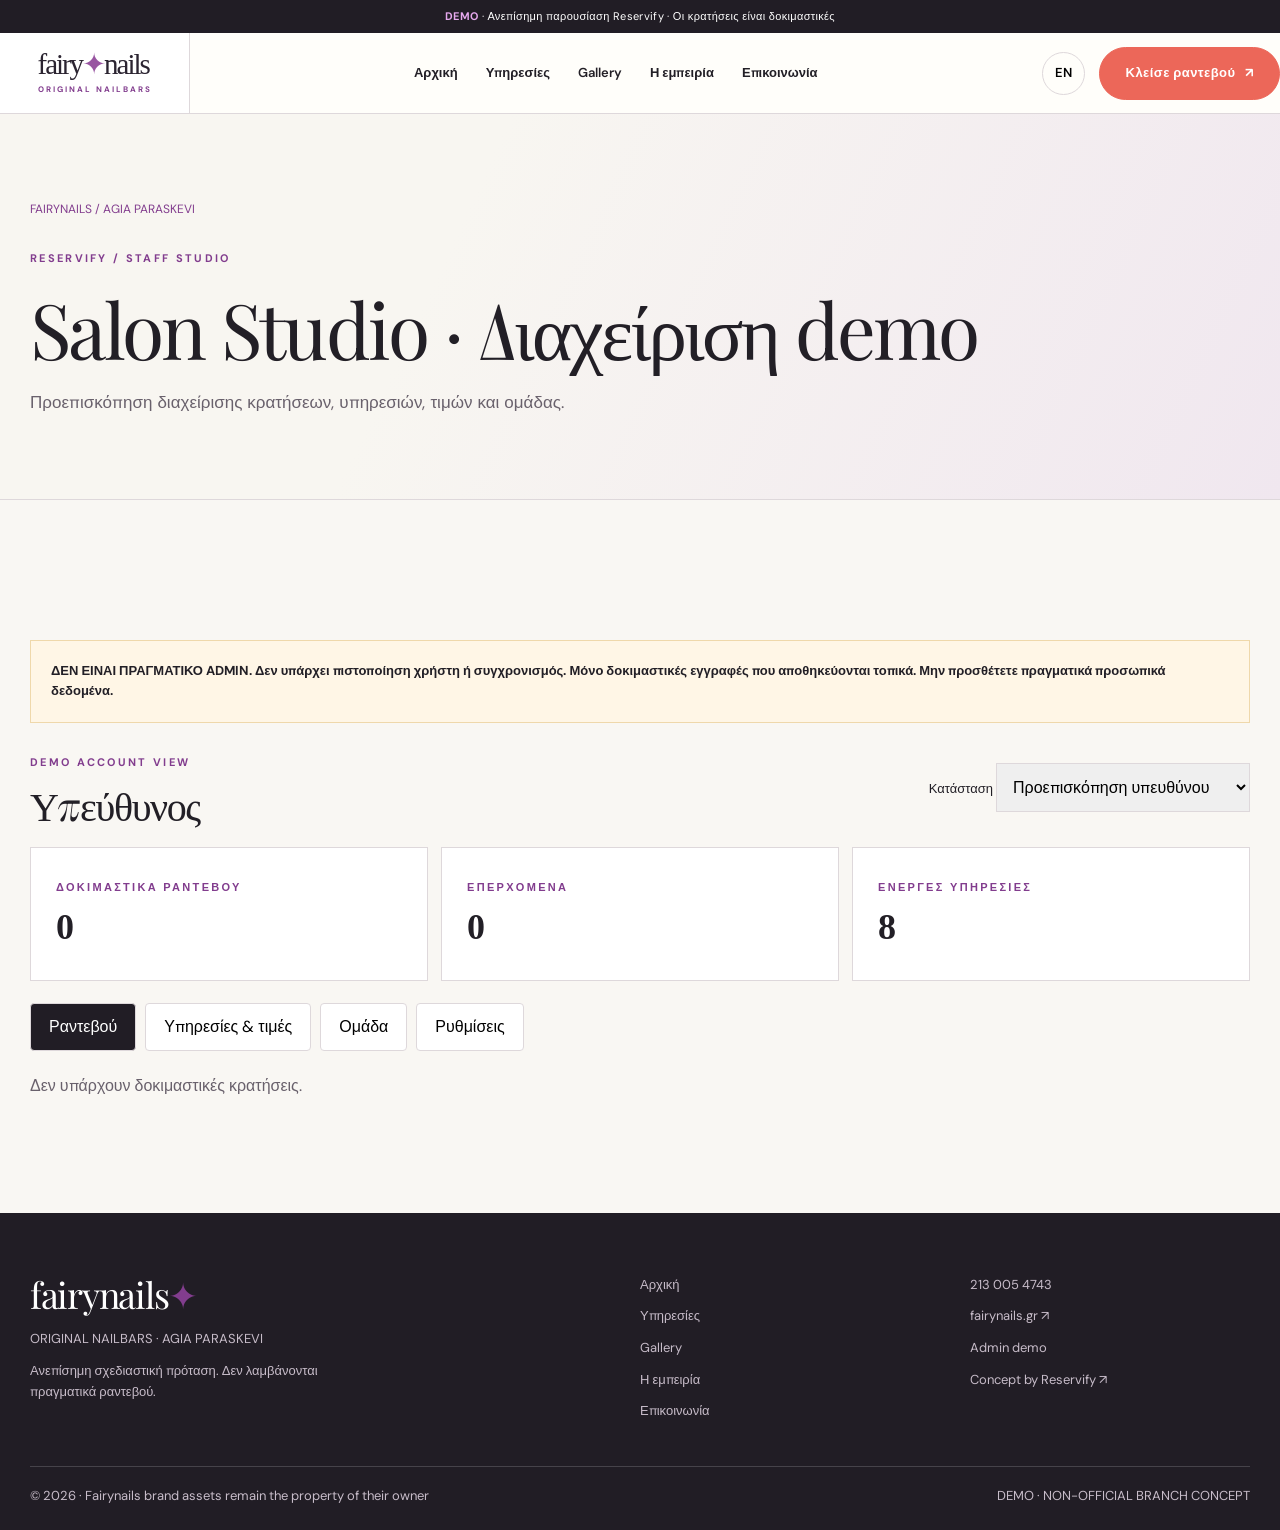
<file: admin.html>
<!doctype html>
<html lang="el"><head><meta charset="utf-8"><meta name="viewport" content="width=device-width,initial-scale=1">
<meta name="robots" content="noindex,nofollow"><meta name="theme-color" content="#211d25">
<meta name="description" content="Fairynails Agia Paraskevi — unofficial interactive website concept by Reservify, with simulated appointment booking.">
<title>Admin · Fairynails Αγία Παρασκευή · Reservify Demo</title>
<link rel="stylesheet" href="assets/site.css"><link rel="icon" href="https://fairynails.gr/wp-content/uploads/2022/01/cropped-fairynails-logo-300x119-1.png">
<link rel="preconnect" href="https://fairynails.gr" crossorigin><link rel="preconnect" href="https://fonts.googleapis.com">
<script src="assets/site.js" defer></script></head><body data-page="admin"><div id="app"></div><noscript><p>JavaScript is required for this interactive demo. Fairynails: Αγίου Ιωάννου 102, Αγία Παρασκευή. Call 213 005 4743.</p></noscript></body></html>
</file>
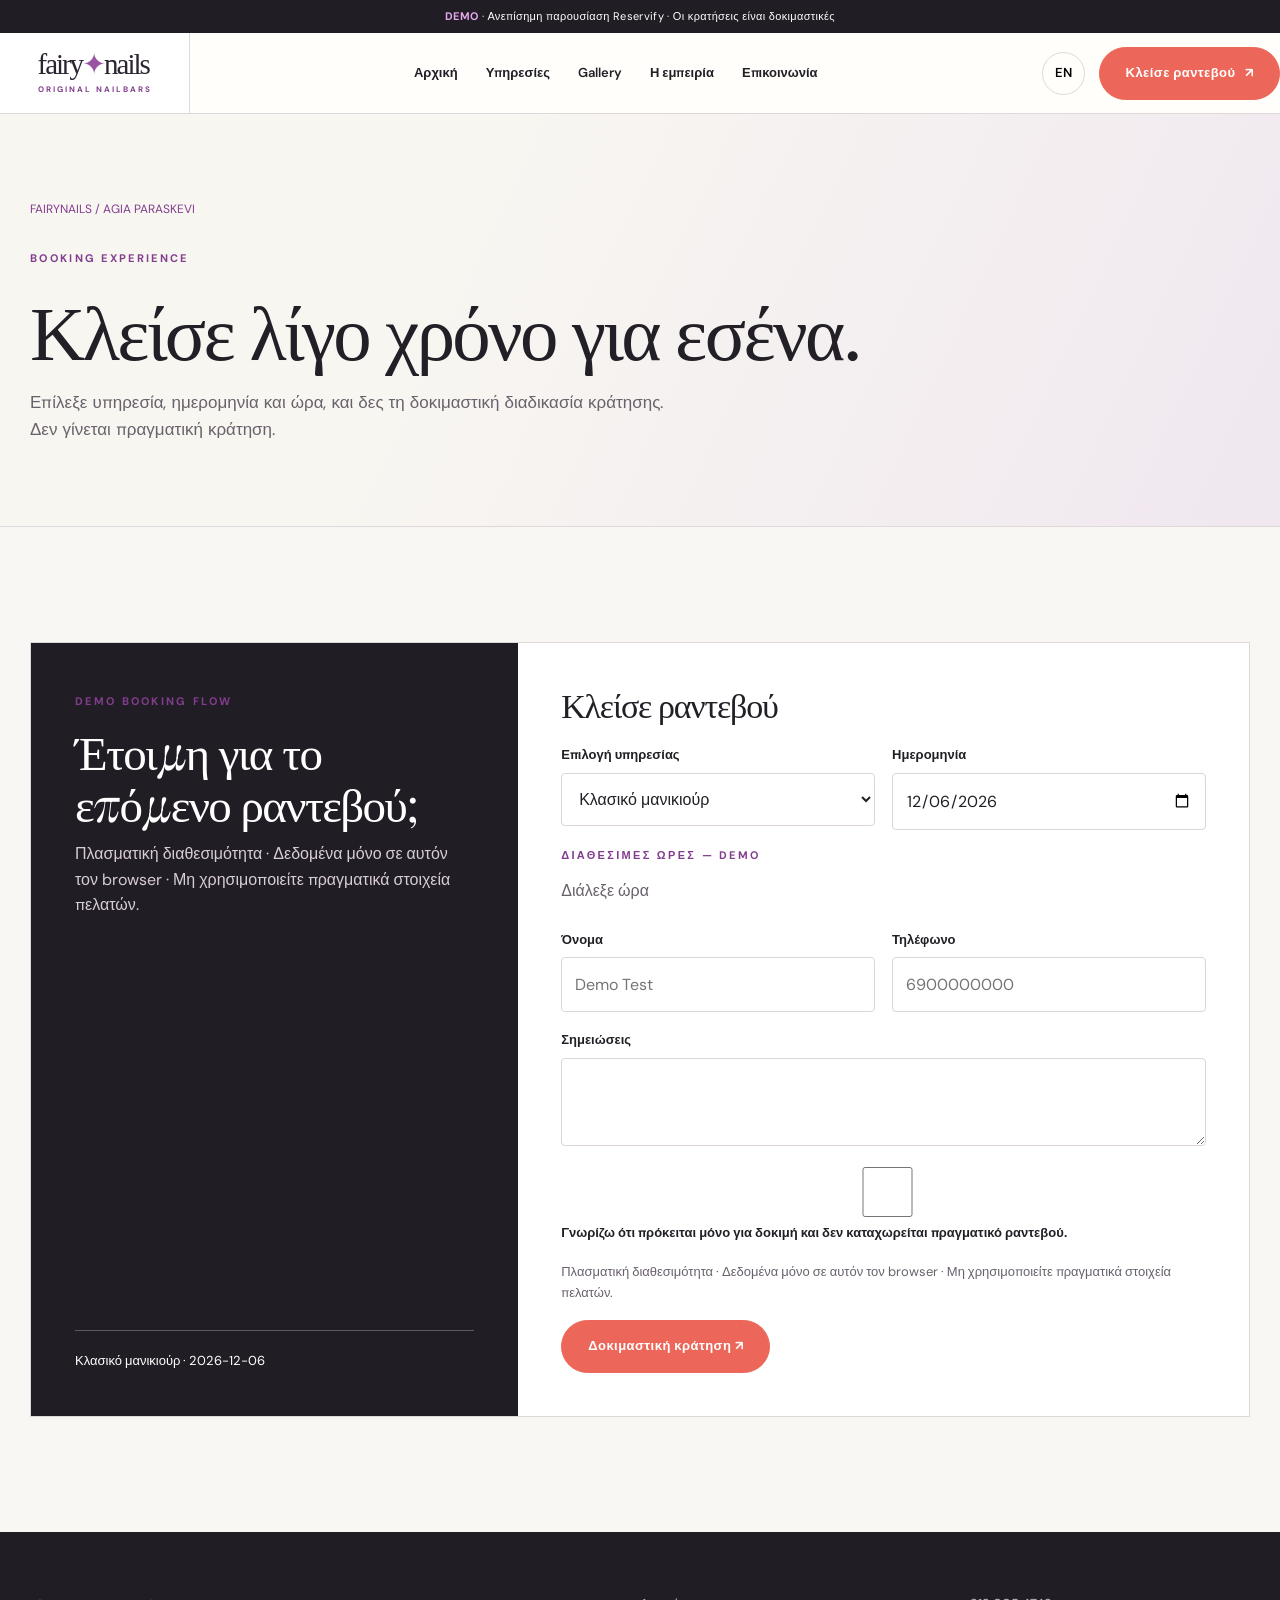
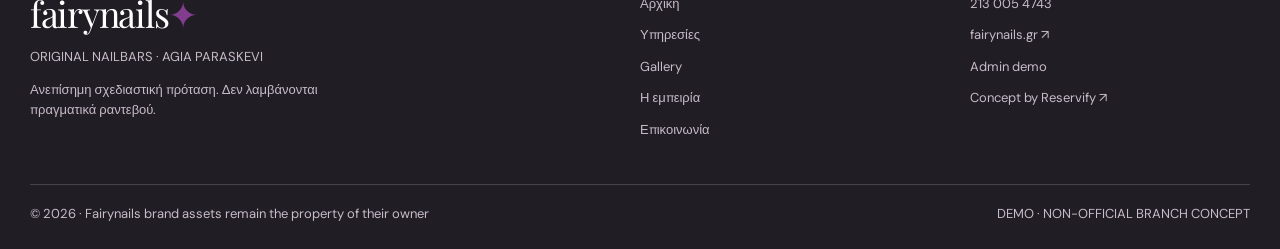
<file: booking.html>
<!doctype html>
<html lang="el"><head><meta charset="utf-8"><meta name="viewport" content="width=device-width,initial-scale=1">
<meta name="robots" content="noindex,nofollow"><meta name="theme-color" content="#211d25">
<meta name="description" content="Fairynails Agia Paraskevi — unofficial interactive website concept by Reservify, with simulated appointment booking.">
<title>Booking · Fairynails Αγία Παρασκευή · Reservify Demo</title>
<link rel="stylesheet" href="assets/site.css"><link rel="icon" href="https://fairynails.gr/wp-content/uploads/2022/01/cropped-fairynails-logo-300x119-1.png">
<link rel="preconnect" href="https://fairynails.gr" crossorigin><link rel="preconnect" href="https://fonts.googleapis.com">
<script src="assets/site.js" defer></script></head><body data-page="booking"><div id="app"></div><noscript><p>JavaScript is required for this interactive demo. Fairynails: Αγίου Ιωάννου 102, Αγία Παρασκευή. Call 213 005 4743.</p></noscript></body></html>
</file>
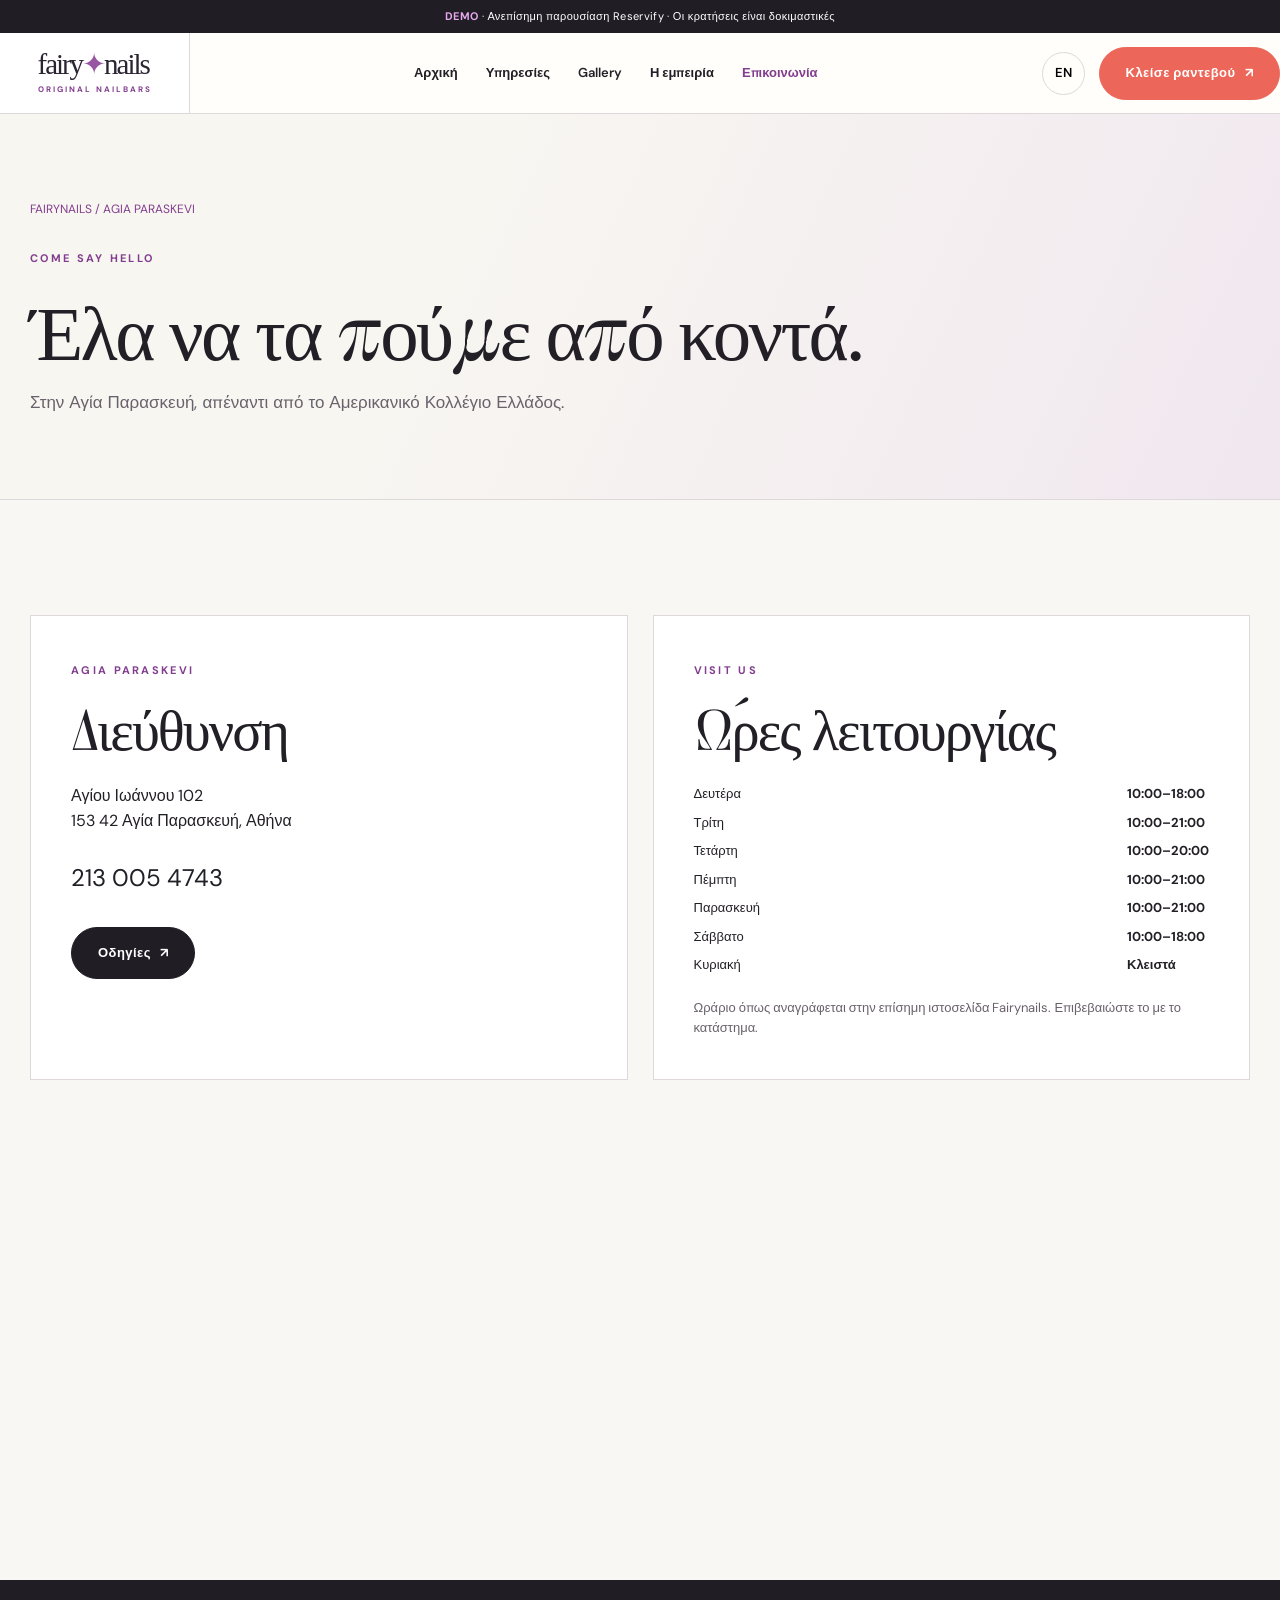
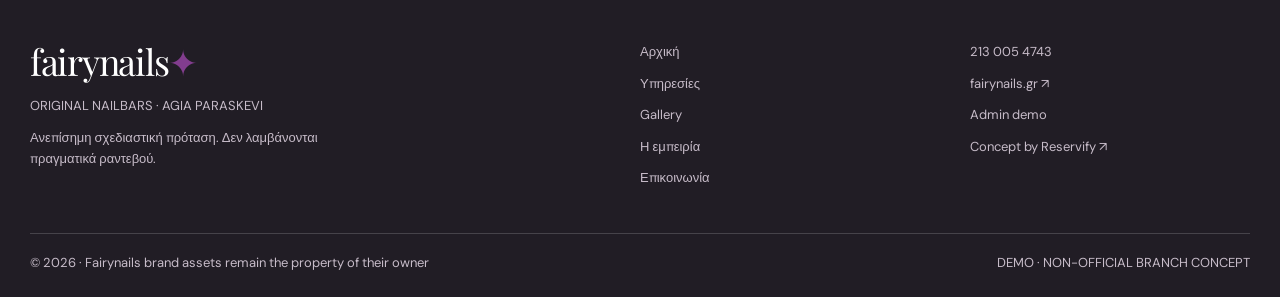
<file: contact.html>
<!doctype html>
<html lang="el"><head><meta charset="utf-8"><meta name="viewport" content="width=device-width,initial-scale=1">
<meta name="robots" content="noindex,nofollow"><meta name="theme-color" content="#211d25">
<meta name="description" content="Fairynails Agia Paraskevi — unofficial interactive website concept by Reservify, with simulated appointment booking.">
<title>Contact · Fairynails Αγία Παρασκευή · Reservify Demo</title>
<link rel="stylesheet" href="assets/site.css"><link rel="icon" href="https://fairynails.gr/wp-content/uploads/2022/01/cropped-fairynails-logo-300x119-1.png">
<link rel="preconnect" href="https://fairynails.gr" crossorigin><link rel="preconnect" href="https://fonts.googleapis.com">
<script src="assets/site.js" defer></script></head><body data-page="contact"><div id="app"></div><noscript><p>JavaScript is required for this interactive demo. Fairynails: Αγίου Ιωάννου 102, Αγία Παρασκευή. Call 213 005 4743.</p></noscript></body></html>
</file>
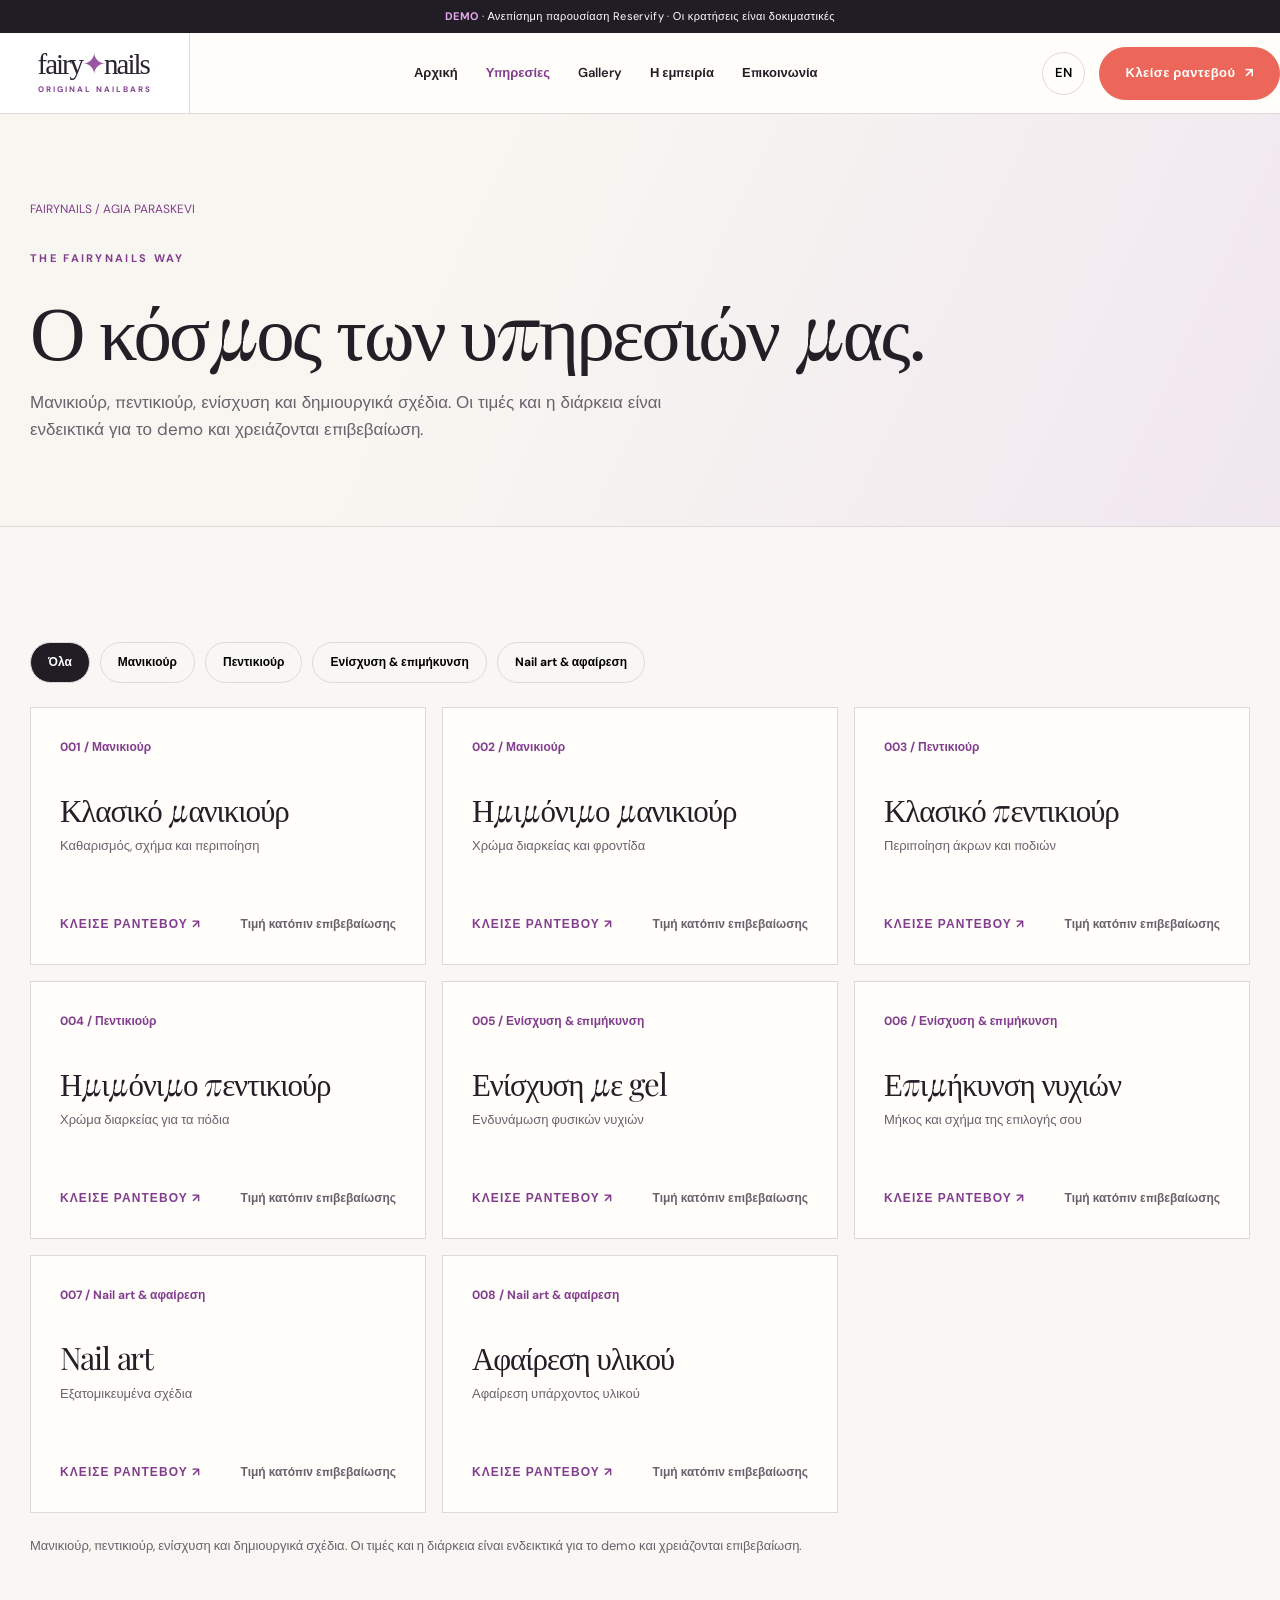
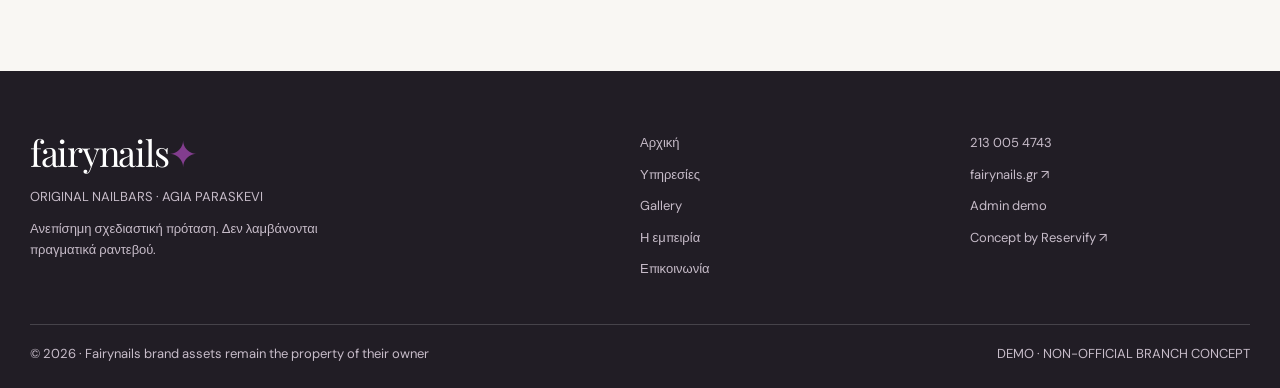
<file: services.html>
<!doctype html>
<html lang="el"><head><meta charset="utf-8"><meta name="viewport" content="width=device-width,initial-scale=1">
<meta name="robots" content="noindex,nofollow"><meta name="theme-color" content="#211d25">
<meta name="description" content="Fairynails Agia Paraskevi — unofficial interactive website concept by Reservify, with simulated appointment booking.">
<title>Services · Fairynails Αγία Παρασκευή · Reservify Demo</title>
<link rel="stylesheet" href="assets/site.css"><link rel="icon" href="https://fairynails.gr/wp-content/uploads/2022/01/cropped-fairynails-logo-300x119-1.png">
<link rel="preconnect" href="https://fairynails.gr" crossorigin><link rel="preconnect" href="https://fonts.googleapis.com">
<script src="assets/site.js" defer></script></head><body data-page="services"><div id="app"></div><noscript><p>JavaScript is required for this interactive demo. Fairynails: Αγίου Ιωάννου 102, Αγία Παρασκευή. Call 213 005 4743.</p></noscript></body></html>
</file>
<file: assets/site.css>
@import url('https://fonts.googleapis.com/css2?family=DM+Sans:wght@400;500;600;700&family=Playfair+Display:wght@400;500;600&display=swap');
:root{--ink:#221f26;--black:#211d25;--purple:#823d8e;--lilac:#b77ac0;--lavender:#efdeef;--cream:#f9f7f3;--paper:#fffefa;--line:#ded8db;--muted:#69616c;--coral:#ec6759;--gold:#ffe0a4}
*{box-sizing:border-box}html{scroll-behavior:smooth}body{margin:0;color:var(--ink);background:var(--cream);font:16px/1.58 'DM Sans',sans-serif}body.lock{overflow:hidden}button,input,select,textarea{font:inherit}button{cursor:pointer}a{color:inherit;text-decoration:none}img{max-width:100%;display:block}button:focus-visible,a:focus-visible,input:focus-visible,select:focus-visible,textarea:focus-visible{outline:3px solid var(--purple);outline-offset:3px}p,h1,h2,h3{margin:0}h1,h2,h3{font-family:'Playfair Display',Georgia,serif;font-weight:400;line-height:1.1;letter-spacing:-.035em}.eyebrow{font:700 11px/1.4 'DM Sans',sans-serif;letter-spacing:.21em;text-transform:uppercase;color:var(--purple)}.serif{font-family:'Playfair Display',serif}.container{width:min(1220px,calc(100% - 60px));margin-inline:auto}.muted{color:var(--muted)}.small{font-size:13px}.notice{font-size:11px;letter-spacing:.03em;text-align:center;background:var(--black);color:#fff;padding:8px 20px}.notice strong{color:#e5a8ed}.nav-bar{background:var(--paper);position:sticky;top:0;z-index:80;border-bottom:1px solid var(--line)}.nav-inner{min-height:80px;display:grid;grid-template-columns:190px 1fr auto;align-items:center;gap:22px}.brand{display:flex;align-items:center;justify-content:center;background:#fff;min-height:80px;padding:10px;border-right:1px solid var(--line)}.brand img{display:block;max-width:162px;width:100%;height:51px;object-fit:contain}.brand-fallback{display:block;color:#2b2431;font:500 29px/1 Georgia,serif;letter-spacing:-.07em;white-space:nowrap}.brand-fallback small{display:block;font:700 8px/1.8 "DM Sans",sans-serif;letter-spacing:.25em;color:var(--purple);margin-top:3px}.brand-fallback i{font-style:normal;color:#9855a1}.navlinks{display:flex;justify-content:center;align-items:center;gap:28px}.navlinks a,.nav-actions .language{font-weight:600;font-size:13px;transition:color .2s}.navlinks a:hover,.navlinks a[aria-current=page]{color:var(--purple)}.nav-actions{display:flex;align-items:center;gap:14px}.language{background:none;border:1px solid var(--line);padding:10px 12px;border-radius:22px}.button{appearance:none;background:var(--coral);border:1px solid var(--coral);border-radius:999px;display:inline-flex;align-items:center;justify-content:center;gap:9px;padding:15px 26px;min-height:50px;font-size:13px;font-weight:700;letter-spacing:.035em;color:#fff;transition:transform .25s,background .25s}.button:hover:not(:disabled){transform:translateY(-3px);background:#d65b4d}.button.light{background:var(--gold);color:var(--ink);border-color:var(--gold)}.button.light:hover{background:#f4cf8f}.button.dark{background:var(--black);border-color:var(--black)}.button.ghost{background:transparent;color:var(--ink);border-color:var(--line)}.button:disabled{opacity:.45;cursor:not-allowed}.mobile-toggle{display:none;background:none;border:0;font-size:27px}.mobile-menu{display:none}.hero{min-height:min(790px,78vw);position:relative;overflow:hidden;display:grid;grid-template-columns:1fr 1.08fr;align-items:center;background:#f6f2ed}.hero:before{content:"";position:absolute;inset:0;background:radial-gradient(ellipse at 50% 50%,#ffffffaa,transparent 65%);pointer-events:none}.hero-copy{z-index:2;position:relative;padding:80px 20px 85px max(48px,calc((100vw - 1220px)/2))}.hero h1{font-size:clamp(56px,5.55vw,99px);max-width:700px;margin:24px 0 19px}.hero h1 em{font-weight:400;color:var(--purple)}.hero-copy>p{font-size:17px;max-width:460px;color:var(--muted);margin:0 0 34px}.hero-buttons{display:flex;gap:16px;flex-wrap:wrap}.hero-art{height:100%;min-height:650px;position:relative;overflow:hidden}.hero-art img{width:100%;height:100%;object-fit:cover;object-position:center}.hero-art:after{content:"";position:absolute;inset:0;box-shadow:inset 0 0 110px 20px #f6f2ed22;pointer-events:none}.hero-badge{position:absolute;bottom:40px;left:34px;padding:14px 18px;background:#ffffffdd;backdrop-filter:blur(12px);font-size:12px;font-weight:700;letter-spacing:.08em}.star{color:var(--purple)}.intro-strip{background:var(--black);padding:18px 0;color:#fff;text-transform:uppercase;letter-spacing:.24em;font-size:11px;font-weight:700;white-space:nowrap;overflow:hidden}.intro-strip span{margin:0 25px}.section{padding:115px 0}.section-top{display:flex;justify-content:space-between;align-items:end;gap:24px;margin-bottom:35px}.section-top h2,.section-title{font-size:clamp(41px,4.4vw,70px);margin:15px 0 0}.section-top>p{max-width:390px;color:var(--muted)}.service-grid{display:grid;grid-template-columns:repeat(3,1fr);gap:16px}.service-card{position:relative;padding:30px 29px;background:var(--paper);border:1px solid var(--line);min-height:258px;display:flex;flex-direction:column;transition:transform .25s,box-shadow .25s}.service-card:hover{transform:translateY(-5px);box-shadow:0 18px 60px #2b22300b}.service-card .num{font-size:12px;color:var(--purple);font-weight:700}.service-card h3{font-size:31px;margin:35px 0 10px}.service-card p{font-size:13px;color:var(--muted);max-width:300px}.service-card .card-foot{display:flex;justify-content:space-between;gap:15px;margin-top:auto;padding-top:18px;align-items:center}.card-foot a{color:var(--purple);font-weight:700;font-size:12px;text-transform:uppercase;letter-spacing:.09em}.card-foot .price{font-weight:700;color:var(--muted);font-size:12px}.image-text{display:grid;grid-template-columns:1fr 1fr;align-items:center;gap:min(8vw,110px)}.image-text .photo{width:100%;min-height:530px;height:560px;object-fit:cover}.image-text .content p{font-size:17px;max-width:470px;margin:24px 0 30px;color:var(--muted)}.image-text h2{font-size:clamp(44px,4.3vw,69px);margin:17px 0}.image-credit{font-size:11px;color:var(--muted);margin-top:12px}.image-text .features{display:grid;grid-template-columns:1fr 1fr;gap:20px;margin:36px 0}.features b{display:block;margin-bottom:6px}.features span{font-size:12px;color:var(--muted)}.soft{background:var(--lavender)}.gallery-grid{display:grid;grid-template-columns:1.15fr .85fr .85fr;gap:14px}.gallery-grid img{width:100%;height:410px;object-fit:cover;background:#e8dfe2}.gallery-grid img:first-child{object-position:center}.gallery-grid figure{margin:0}.gallery-grid figcaption{font-size:11px;margin-top:8px;color:var(--muted)}.feature-band{background:var(--black);color:white;padding:65px 0}.feature-band .inner{display:flex;justify-content:space-between;gap:35px;align-items:center}.feature-band h2{font-size:clamp(33px,3.8vw,55px);max-width:680px}.feature-band p{color:#d6cbd7;max-width:420px;margin-top:15px}.marquee-wrap{overflow:hidden;position:relative;border-block:1px solid var(--line);background:#fff}.marquee-track{display:flex;gap:0;width:max-content;animation:slide 42s linear infinite;padding:22px 0;will-change:transform}.marquee-group{display:flex;flex:none;gap:18px;padding-right:18px}.marquee-wrap:hover .marquee-track,.marquee-wrap:focus-within .marquee-track{animation-play-state:paused}.social-tile{width:225px;flex:none;height:195px;border:1px solid var(--line);overflow:hidden;position:relative}.social-tile img{width:100%;height:100%;object-fit:cover}.social-tile span{position:absolute;left:10px;bottom:10px;background:#fffdf5e6;padding:4px 8px;font-size:10px;font-weight:700}.review-tile{width:315px;min-height:146px;background:#fbf8fa;padding:22px;border:1px solid var(--line);font-size:14px;white-space:normal}.review-tile p{font-size:13px;color:var(--muted);margin-top:11px}.review-tile a{color:var(--purple);font-weight:700}.scroll-reveal{opacity:1;transform:translateY(12px);transition:transform .65s ease}.scroll-reveal.in-view{opacity:1;transform:none}.page-hero{background:linear-gradient(115deg,#f8f6f1 35%,#f0e7ef);padding:86px 0 83px;border-bottom:1px solid var(--line)}.page-hero h1{font-size:clamp(56px,6vw,100px);margin:16px 0 19px}.page-hero p{max-width:640px;color:var(--muted);font-size:17px}.page-hero .crumb{font-size:12px;margin-bottom:25px;color:var(--purple)}.filters{display:flex;gap:10px;flex-wrap:wrap;margin-bottom:24px}.filter{border:1px solid var(--line);padding:10px 17px;border-radius:25px;background:transparent;font-size:12px;font-weight:700}.filter.active{background:var(--black);color:#fff}.booking-layout{display:grid;grid-template-columns:.8fr 1.2fr;border:1px solid var(--line);background:#fff}.booking-info{padding:44px;background:var(--black);color:white;display:flex;flex-direction:column;justify-content:space-between;gap:40px}.booking-info h2{font-size:47px;margin:13px 0}.booking-info p{color:#d7cdd7}.booking-info .summary{border-top:1px solid #ffffff44;padding-top:20px;font-size:13px}.booking-panel{padding:43px}.booking-panel h2{font-size:34px;margin:0 0 22px}.formgrid{display:grid;grid-template-columns:1fr 1fr;gap:17px}.field{display:flex;flex-direction:column;gap:7px;margin-bottom:18px}.field>label{font-size:13px;font-weight:700}.field input,.field select,.field textarea{width:100%;padding:14px 13px;border:1px solid #dcd3dc;background:#fff;color:var(--ink);border-radius:4px;min-height:50px}.field textarea{min-height:88px;resize:vertical}.slots{display:grid;grid-template-columns:repeat(5,1fr);gap:8px;margin:15px 0 26px}.slot{border:1px solid var(--line);background:white;padding:10px 4px;font-size:12px}.slot.active{background:var(--purple);border-color:var(--purple);color:white}.slot:disabled{color:#aaa;background:#eee}.confirm{padding:25px;border:1px solid #c5a4c8;background:#f6eff6}.confirm h3{font-size:30px;margin:10px 0}.admin-head{display:flex;gap:20px;align-items:center;justify-content:space-between;flex-wrap:wrap}.admin-tabs{display:flex;gap:9px;margin:22px 0;flex-wrap:wrap}.admin-tabs button{background:#fff;border:1px solid var(--line);padding:10px 18px;border-radius:4px}.admin-tabs button[aria-selected=true]{background:var(--black);color:#fff}.admin-note{background:#fff6e6;border:1px solid #efd8ab;padding:20px;margin:25px 0;font-size:13px}.dashboard-grid{display:grid;grid-template-columns:repeat(3,1fr);gap:13px;margin:20px 0}.dashboard-card{padding:25px;border:1px solid var(--line);background:#fff}.dashboard-card b{font-size:36px;display:block;font-family:Georgia}.data-table{width:100%;border-collapse:collapse;text-align:left;background:#fff}.data-table th,.data-table td{padding:14px 12px;border-bottom:1px solid var(--line);font-size:13px}.data-table th{font-size:11px;letter-spacing:.12em;text-transform:uppercase}.data-table select,.data-table input{padding:7px;max-width:140px;border:1px solid var(--line)}.table-scroll{overflow-x:auto}.service-editor{display:grid;grid-template-columns:repeat(2,1fr);gap:15px}.editor-card{background:white;border:1px solid var(--line);padding:18px}.editor-card input{width:100%;padding:10px;border:1px solid var(--line);margin-top:7px}.editor-card label{font-size:12px;display:block;margin-bottom:10px}.editor-card .field-inline{display:grid;grid-template-columns:1fr 1fr;gap:10px}.modal-preloader{position:fixed;inset:0;z-index:999;background:#faf8f4;display:grid;place-items:center;transition:opacity .25s,visibility .25s}.modal-preloader.done{opacity:0;visibility:hidden;pointer-events:none}.draw-mark{width:175px;height:175px;overflow:visible}.draw-mark path{fill:none;stroke:var(--purple);stroke-width:2.5;stroke-dasharray:450;stroke-dashoffset:450;animation:draw 1.2s ease forwards}.modal-preloader span{display:block;margin-top:12px;letter-spacing:.35em;text-align:center;font-size:11px}.footer{background:var(--black);color:white;padding:62px 0 24px}.footer-grid{display:grid;grid-template-columns:2fr 1fr 1fr;gap:50px}.footer h3{font-size:36px;margin-bottom:14px}.footer a:hover{color:#deb4e2}.footer p,.footer a,.footer small{font-size:13px;color:#c7bcc9}.footerlinks{display:flex;flex-direction:column;gap:11px}.footer-bottom{border-top:1px solid #ffffff2b;margin-top:44px;padding-top:19px;display:flex;justify-content:space-between;gap:15px;flex-wrap:wrap}.map-link{display:inline-block;text-decoration:underline;text-underline-offset:4px}.map-frame{width:100%;height:350px;border:0;border-radius:8px}.contact-panels{display:grid;grid-template-columns:1fr 1fr;gap:25px}.contact-panel{padding:40px;background:white;border:1px solid var(--line)}.contact-panel dt{font-size:11px;letter-spacing:.17em;margin-top:20px;color:var(--purple);text-transform:uppercase}.contact-panel dd{font-size:18px;margin:4px 0 0}.hours{display:grid;grid-template-columns:1fr auto;gap:8px;font-size:13px}.hours div:nth-child(even){font-weight:700}@keyframes slide{to{transform:translateX(-50%)}}@keyframes draw{to{stroke-dashoffset:0}}
@media(max-width:1050px){.navlinks{gap:15px}.nav-inner{grid-template-columns:165px 1fr auto}.nav-actions .button{padding:11px 16px}.hero-copy{padding-left:35px}.hero h1{font-size:65px}}
@media(max-width:760px){.container{width:calc(100% - 34px)}.nav-inner{min-height:72px;grid-template-columns:1fr auto}.brand{justify-content:start;min-height:72px;border:0;padding:7px}.brand img{max-width:150px}.navlinks{display:none}.nav-actions .button{display:none}.mobile-toggle{display:block}.mobile-menu.open{display:flex;flex-direction:column;padding:12px 20px 20px;background:white;border-top:1px solid var(--line);gap:12px}.mobile-menu a{font-size:15px;padding:8px}.hero{grid-template-columns:1fr;min-height:auto}.hero-copy{padding:65px 24px 49px}.hero h1{font-size:clamp(51px,11.2vw,80px)}.hero-art{min-height:370px;height:430px}.section{padding:77px 0}.section-top,.feature-band .inner{display:block}.section-top p{margin-top:17px}.service-grid{grid-template-columns:repeat(2,1fr)}.image-text{display:block}.image-text .photo{height:340px;min-height:340px;margin-bottom:30px}.gallery-grid{grid-template-columns:repeat(2,1fr)}.gallery-grid figure:first-child{grid-column:1/-1}.gallery-grid img{height:270px}.gallery-grid figure:first-child img{height:360px}.booking-layout{grid-template-columns:1fr}.booking-info{padding:29px}.booking-panel{padding:22px}.booking-info h2{font-size:38px}.slots{grid-template-columns:repeat(4,1fr)}.footer-grid{grid-template-columns:1fr 1fr;gap:25px}.footer-grid>div:first-child{grid-column:1/-1}.contact-panels{grid-template-columns:1fr}.page-hero{padding:65px 0}}
@media(max-width:480px){.section-top h2,.section-title{font-size:43px}.hero h1{font-size:51px}.hero-buttons .button{padding:13px 17px;min-height:47px;font-size:12px}.service-grid,.service-editor{grid-template-columns:1fr}.formgrid{grid-template-columns:1fr;gap:0}.dashboard-grid{grid-template-columns:1fr}.slots{grid-template-columns:repeat(3,1fr)}.gallery-grid img{height:220px}.hero-art{height:365px;min-height:365px}.contact-panel{padding:26px}}
@media(prefers-reduced-motion:reduce){html{scroll-behavior:auto}*,*:before,*:after{animation-duration:.01ms!important;animation-iteration-count:1!important;transition-duration:.01ms!important}.scroll-reveal{opacity:1;transform:none}.modal-preloader{display:none}}
</file>
